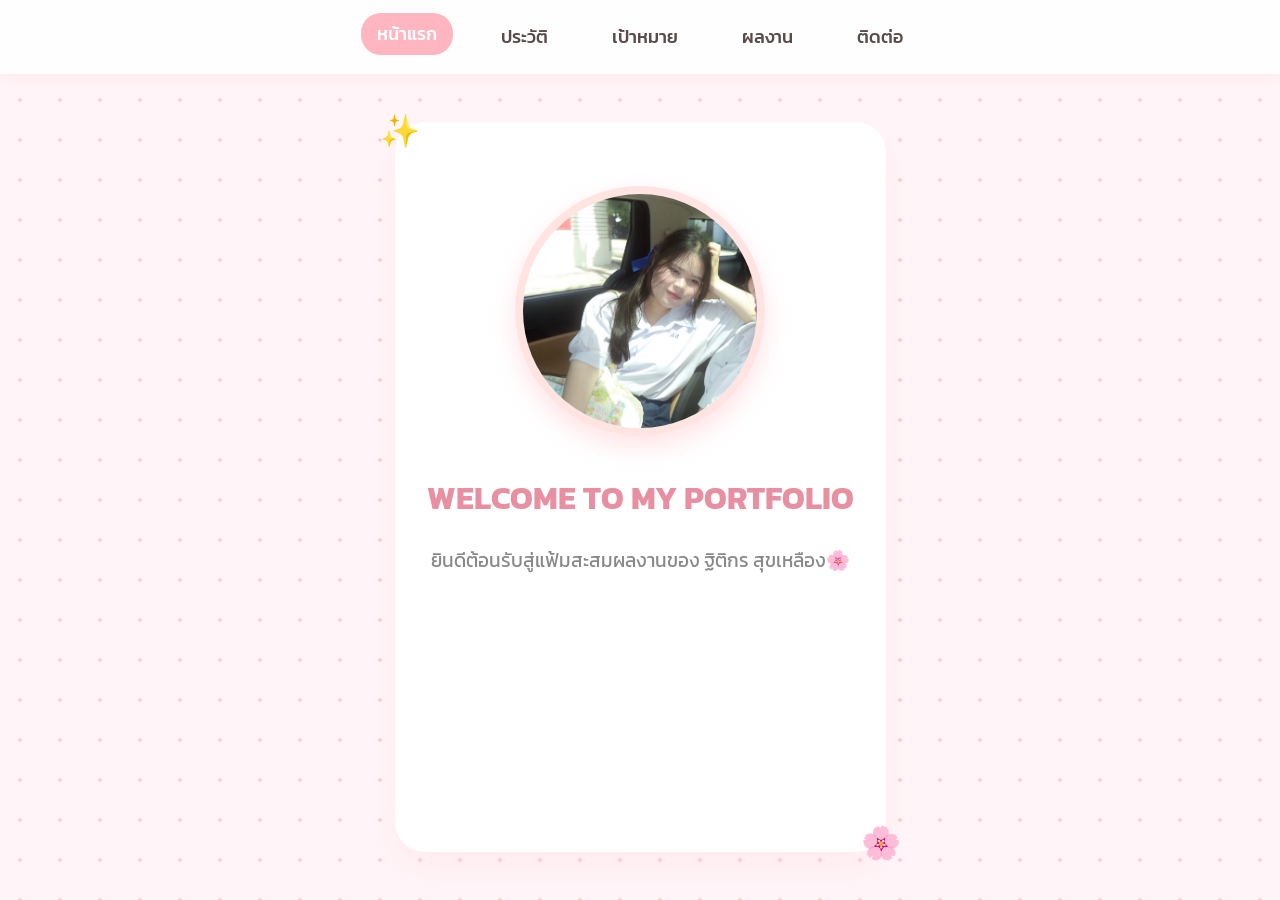
<file: index.html>
<!DOCTYPE html>
<html lang="th">
<head>
    <meta charset="UTF-8">
    <meta name="viewport" content="width=device-width, initial-scale=1.0">
    <title>Portfolio - หน้าแรก</title>
    <link rel="stylesheet" href="style.css">
</head>
<body>
    
<nav>
    <a href="index.html" id="nav-index">หน้าแรก</a>
    <a href="profile.html" id="nav-profile">ประวัติ</a>
    <a href="goals.html" id="nav-goals">เป้าหมาย</a>
    <a href="portfolio.html" id="nav-portfolio">ผลงาน</a>
    <a href="contact.html" id="nav-contact">ติดต่อ</a>
</nav>
<script>
    // Simple script to highlight active nav
    const currentPage = window.location.pathname.split("/").pop() || "index.html";
    if(currentPage.includes("index")) document.getElementById("nav-index").classList.add("active");
    if(currentPage.includes("profile")) document.getElementById("nav-profile").classList.add("active");
    if(currentPage.includes("goals")) document.getElementById("nav-goals").classList.add("active");
    if(currentPage.includes("portfolio")) document.getElementById("nav-portfolio").classList.add("active");
    if(currentPage.includes("contact")) document.getElementById("nav-contact").classList.add("active");
</script>

    <div class="container animate-pop">
        
<div class="hero">
    <img src="profile.jpg" alt="Profile" class="animate-float">
    <h1 class="animate-fade-up delay-1">WELCOME TO MY PORTFOLIO</h1>
    <p class="animate-fade-up delay-2" style="font-size: 1.2rem; color: #888;">ยินดีต้อนรับสู่แฟ้มสะสมผลงานของ ฐิติกร สุขเหลือง🌸</p>
</div>

    </div>
</body>
</html>
</file>
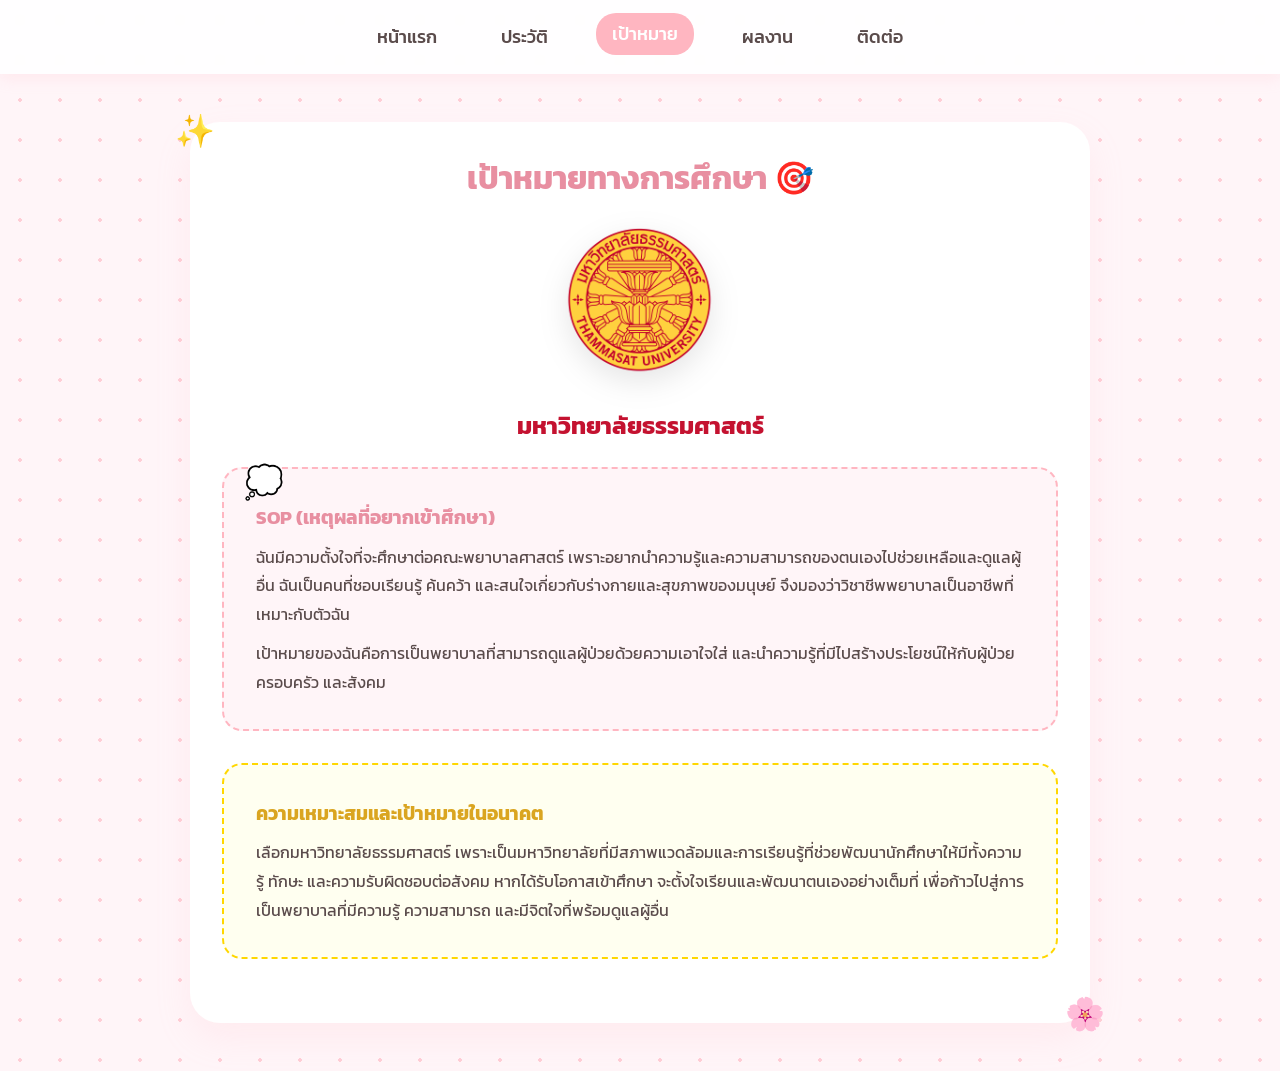
<file: goals.html>
<!DOCTYPE html>
<html lang="th">
<head>
    <meta charset="UTF-8">
    <meta name="viewport" content="width=device-width, initial-scale=1.0">
    <title>Portfolio - เป้าหมาย</title>
    <link rel="stylesheet" href="style.css">
</head>
<body>
    
<nav>
    <a href="index.html" id="nav-index">หน้าแรก</a>
    <a href="profile.html" id="nav-profile">ประวัติ</a>
    <a href="goals.html" id="nav-goals">เป้าหมาย</a>
    <a href="portfolio.html" id="nav-portfolio">ผลงาน</a>
    <a href="contact.html" id="nav-contact">ติดต่อ</a>
</nav>
<script>
    // Simple script to highlight active nav
    const currentPage = window.location.pathname.split("/").pop() || "index.html";
    if(currentPage.includes("index")) document.getElementById("nav-index").classList.add("active");
    if(currentPage.includes("profile")) document.getElementById("nav-profile").classList.add("active");
    if(currentPage.includes("goals")) document.getElementById("nav-goals").classList.add("active");
    if(currentPage.includes("portfolio")) document.getElementById("nav-portfolio").classList.add("active");
    if(currentPage.includes("contact")) document.getElementById("nav-contact").classList.add("active");
</script>

    <div class="container animate-pop">
        
<h1 class="animate-fade-up">เป้าหมายทางการศึกษา 🎯</h1>
<!-- แก้ไขตำแหน่งชื่อรูปภาพตรง src ด้านล่างนี้ -->
<img src="Emblem_of_Thammasat_University.png" alt="TU Emblem" class="uni-emblem animate-float delay-1">
<h2 class="animate-fade-up delay-1" style="color: #c41230;">มหาวิทยาลัยธรรมศาสตร์</h2>

<div class="sop-box animate-fade-up delay-2">
    <h3 style="text-align: left; margin-bottom: 0.5rem;">SOP (เหตุผลที่อยากเข้าศึกษา)</h3>
    <p>ฉันมีความตั้งใจที่จะศึกษาต่อคณะพยาบาลศาสตร์ เพราะอยากนำความรู้และความสามารถของตนเองไปช่วยเหลือและดูแลผู้อื่น ฉันเป็นคนที่ชอบเรียนรู้ ค้นคว้า และสนใจเกี่ยวกับร่างกายและสุขภาพของมนุษย์ จึงมองว่าวิชาชีพพยาบาลเป็นอาชีพที่เหมาะกับตัวฉัน</p>
    <p style="margin-top: 10px;">เป้าหมายของฉันคือการเป็นพยาบาลที่สามารถดูแลผู้ป่วยด้วยความเอาใจใส่ และนำความรู้ที่มีไปสร้างประโยชน์ให้กับผู้ป่วย ครอบครัว และสังคม</p>
</div>

<div class="why-box animate-fade-up delay-3" style="border-color: #ffd700; background: #fffff0;">
    <h3 style="text-align: left; margin-bottom: 0.5rem; color: #daa520;">ความเหมาะสมและเป้าหมายในอนาคต</h3>
    <p>เลือกมหาวิทยาลัยธรรมศาสตร์ เพราะเป็นมหาวิทยาลัยที่มีสภาพแวดล้อมและการเรียนรู้ที่ช่วยพัฒนานักศึกษาให้มีทั้งความรู้ ทักษะ และความรับผิดชอบต่อสังคม หากได้รับโอกาสเข้าศึกษา จะตั้งใจเรียนและพัฒนาตนเองอย่างเต็มที่ เพื่อก้าวไปสู่การเป็นพยาบาลที่มีความรู้ ความสามารถ และมีจิตใจที่พร้อมดูแลผู้อื่น</p>
</div>

    </div>
</body>
</html>
</file>
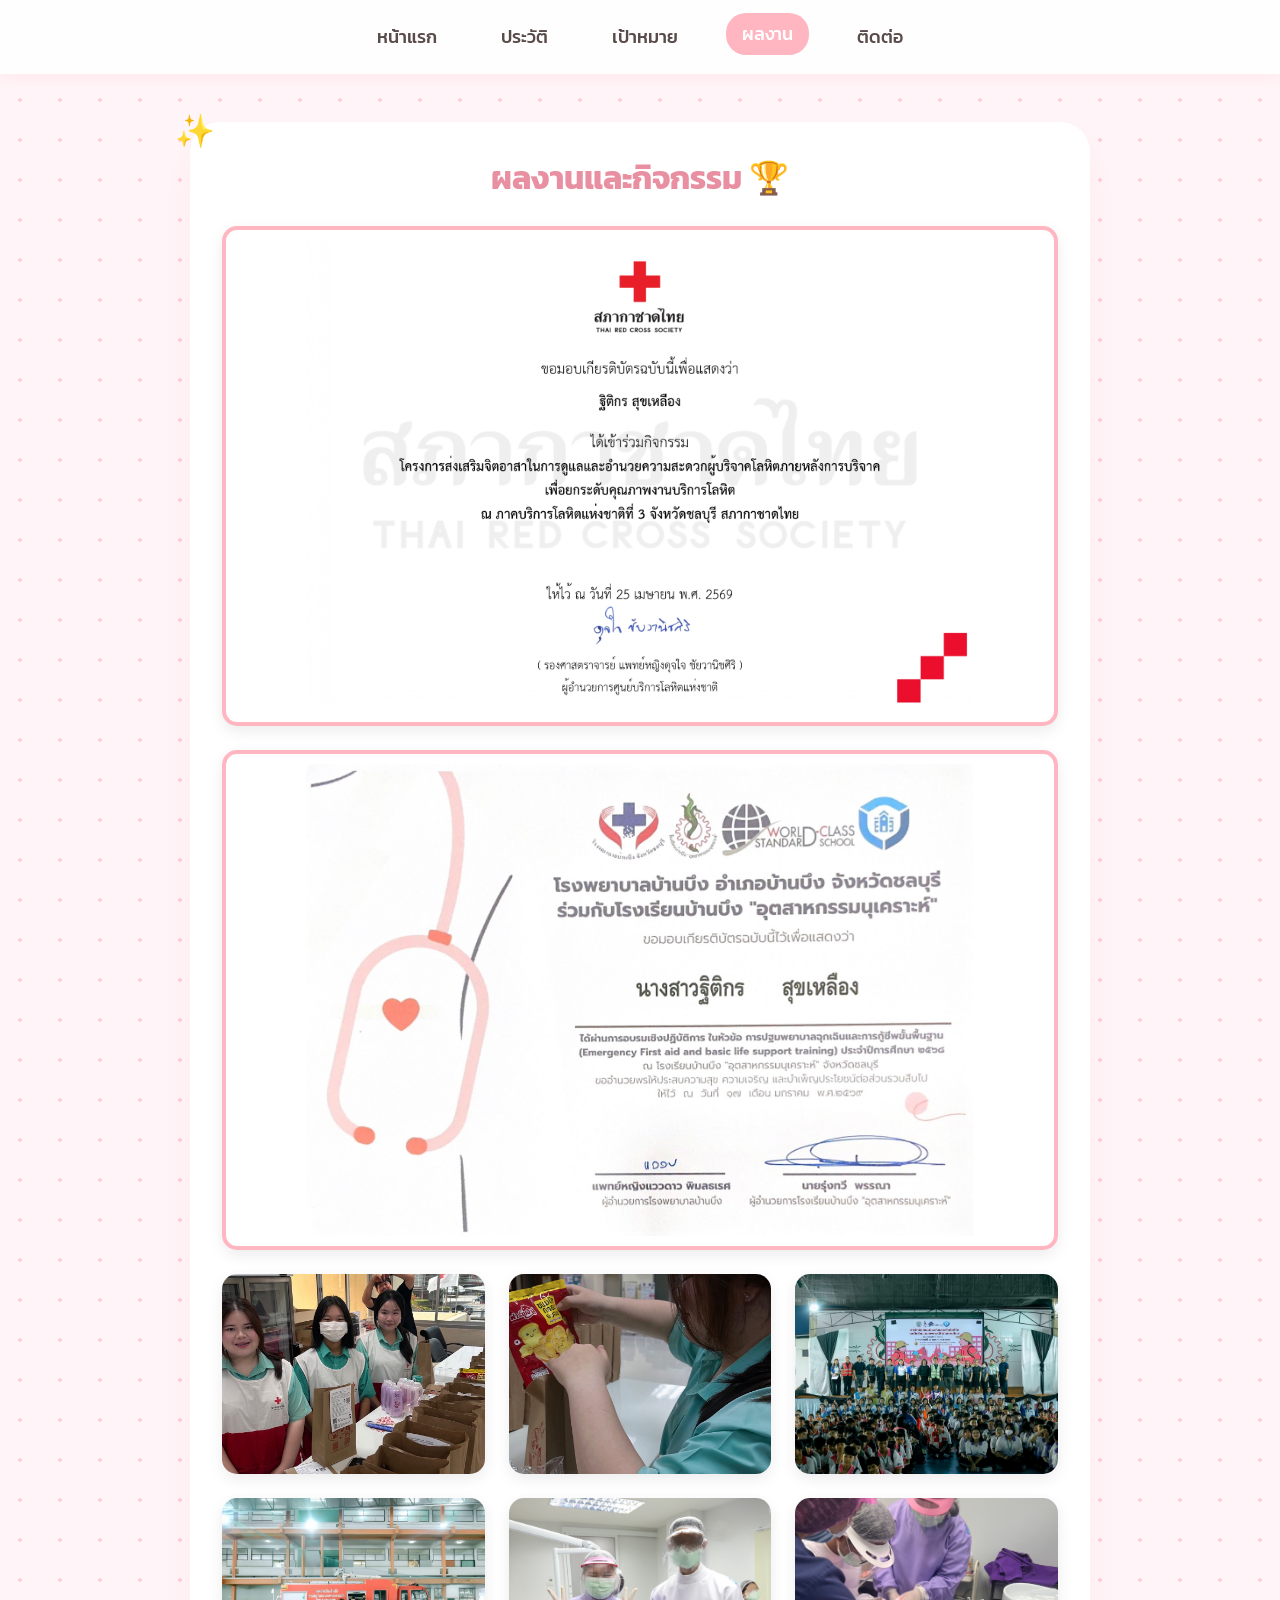
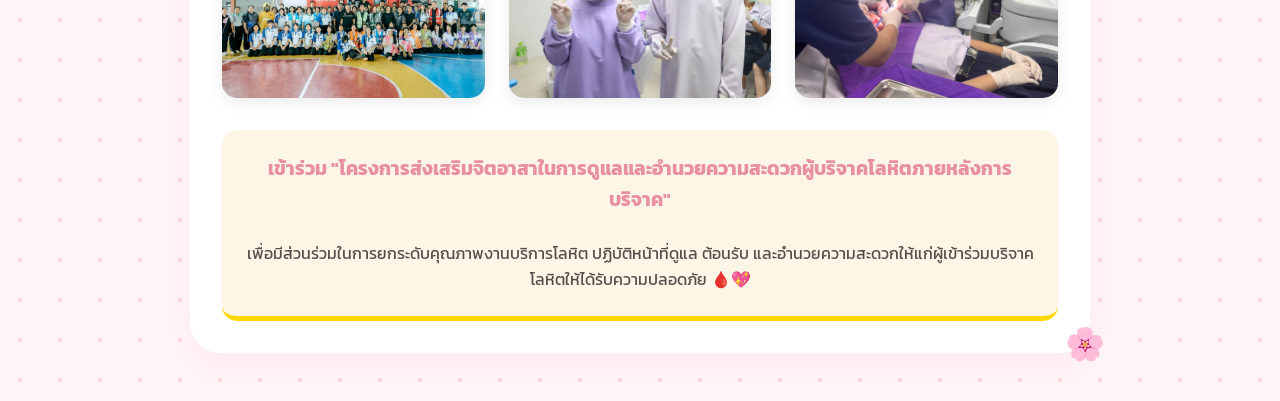
<file: portfolio.html>
<!DOCTYPE html>
<html lang="th">
<head>
    <meta charset="UTF-8">
    <meta name="viewport" content="width=device-width, initial-scale=1.0">
    <title>Portfolio - ผลงาน</title>
    <link rel="stylesheet" href="style.css">
</head>
<body>
    
<nav>
    <a href="index.html" id="nav-index">หน้าแรก</a>
    <a href="profile.html" id="nav-profile">ประวัติ</a>
    <a href="goals.html" id="nav-goals">เป้าหมาย</a>
    <a href="portfolio.html" id="nav-portfolio">ผลงาน</a>
    <a href="contact.html" id="nav-contact">ติดต่อ</a>
</nav>
<script>
    const currentPage = window.location.pathname.split("/").pop() || "index.html";
    if(currentPage.includes("index")) document.getElementById("nav-index").classList.add("active");
    if(currentPage.includes("profile")) document.getElementById("nav-profile").classList.add("active");
    if(currentPage.includes("goals")) document.getElementById("nav-goals").classList.add("active");
    if(currentPage.includes("portfolio")) document.getElementById("nav-portfolio").classList.add("active");
    if(currentPage.includes("contact")) document.getElementById("nav-contact").classList.add("active");
</script>

    <div class="container animate-pop">
        
<h1 class="animate-fade-up">ผลงานและกิจกรรม 🏆</h1>
<div class="gallery">
    <!-- ภาพบนสุด ใหญ่สุด -->
    <img src="ฐิติกร สุขเหลือง.jpg" alt="Certificate 1" class="animate-fade-up delay-1 cert-img" title="เกียรติบัตร">
    
    <!-- ภาพรองลงมา ใหญ่รองลงมา -->
    <img src="S__3842058.jpg" alt="Work 2" class="animate-fade-up delay-2 cert-img" title="ผลงาน">
    
    <!-- ภาพเรียงขนาดตาราง -->
    <img src="S__13.jpg" alt="Work 3" class="animate-fade-up delay-3">
    <img src="S__42901516_0.jpg" alt="Work 4" class="animate-fade-up delay-3">
    <img src="S__3850244_0.jpg" alt="Work 5" class="animate-fade-up delay-4">
    
    <img src="S__3850245_0.jpg" alt="Work 6" class="animate-fade-up delay-4">
    <img src="S__42901515_0.jpg" alt="Work 7" class="animate-fade-up delay-4">
    <img src="S__42901517_0.jpg" alt="Work 8" class="animate-fade-up delay-4">
</div>

<div class="desc-box animate-fade-up delay-4">
    <strong style="color: #e88fa1; font-size: 1.2rem;">เข้าร่วม "โครงการส่งเสริมจิตอาสาในการดูแลและอำนวยความสะดวกผู้บริจาคโลหิตภายหลังการบริจาค"</strong><br><br>
    เพื่อมีส่วนร่วมในการยกระดับคุณภาพงานบริการโลหิต ปฏิบัติหน้าที่ดูแล ต้อนรับ และอำนวยความสะดวกให้แก่ผู้เข้าร่วมบริจาคโลหิตให้ได้รับความปลอดภัย 🩸💖
</div>

    </div>
</body>
</html>
</file>
<file: style.css>
@import url('https://fonts.googleapis.com/css2?family=Kanit:wght@300;400;500;600&display=swap');

:root {
    --bg-color: #fff5f8;
    --primary-color: #ffb6c1;
    --text-color: #5a4b4b;
    --card-bg: #ffffff;
}

* {
    margin: 0;
    padding: 0;
    box-sizing: border-box;
    font-family: 'Kanit', sans-serif;
}

body {
    background-color: var(--bg-color);
    color: var(--text-color);
    display: flex;
    flex-direction: column;
    min-height: 100vh;
    overflow-x: hidden;
    background-image: radial-gradient(#ffced6 2px, transparent 2px);
    background-size: 40px 40px;
}

/* Navigation */
nav {
    background-color: rgba(255, 255, 255, 0.9);
    padding: 1rem 0;
    position: sticky;
    top: 0;
    z-index: 100;
    box-shadow: 0 4px 15px rgba(255, 182, 193, 0.2);
    display: flex;
    justify-content: center;
    gap: 2rem;
    backdrop-filter: blur(5px);
}

nav a {
    text-decoration: none;
    color: var(--text-color);
    font-weight: 500;
    font-size: 1.1rem;
    padding: 0.5rem 1rem;
    border-radius: 20px;
    transition: all 0.3s ease;
    position: relative;
}

nav a:hover, nav a.active {
    background-color: var(--primary-color);
    color: white;
    transform: translateY(-3px);
}

/* Animations */
@keyframes fadeInUp {
    from {
        opacity: 0;
        transform: translateY(30px);
    }
    to {
        opacity: 1;
        transform: translateY(0);
    }
}

@keyframes float {
    0% { transform: translateY(0px); }
    50% { transform: translateY(-15px); }
    100% { transform: translateY(0px); }
}

@keyframes popIn {
    0% { opacity: 0; transform: scale(0.8); }
    100% { opacity: 1; transform: scale(1); }
}

@keyframes wobble {
    0%, 100% { transform: rotate(0deg); }
    25% { transform: rotate(-3deg); }
    75% { transform: rotate(3deg); }
}

.animate-fade-up {
    animation: fadeInUp 1s ease-out forwards;
    opacity: 0;
}

.animate-float {
    animation: float 4s ease-in-out infinite;
}

.animate-pop {
    animation: popIn 0.8s cubic-bezier(0.175, 0.885, 0.32, 1.275) forwards;
    opacity: 0;
}

.delay-1 { animation-delay: 0.2s; }
.delay-2 { animation-delay: 0.4s; }
.delay-3 { animation-delay: 0.6s; }
.delay-4 { animation-delay: 0.8s; }

/* Main Container */
.container {
    max-width: 900px;
    margin: 3rem auto;
    padding: 2rem;
    background: var(--card-bg);
    border-radius: 30px;
    box-shadow: 0 15px 35px rgba(255, 182, 193, 0.15);
    flex-grow: 1;
    position: relative;
}

.container::before {
    content: '✨';
    position: absolute;
    top: -15px;
    left: -15px;
    font-size: 2rem;
    animation: float 3s infinite;
}

.container::after {
    content: '🌸';
    position: absolute;
    bottom: -15px;
    right: -15px;
    font-size: 2rem;
    animation: float 3s infinite reverse;
}

h1, h2, h3 {
    color: #e88fa1;
    margin-bottom: 1.5rem;
    text-align: center;
}

/* Page Specific Styles */
.hero {
    text-align: center;
    padding: 2rem 0;
}

.hero img {
    width: 250px;
    height: 250px;
    border-radius: 50%;
    object-fit: cover;
    border: 8px solid #ffe4e1;
    box-shadow: 0 10px 25px rgba(255, 182, 193, 0.4);
    margin-bottom: 2rem;
    transition: transform 0.3s;
}

.hero img:hover {
    transform: scale(1.05) rotate(5deg);
}

/* Profile List */
.profile-list {
    list-style: none;
    font-size: 1.2rem;
    line-height: 2;
}

.profile-list li {
    background: #fffafa;
    margin-bottom: 1rem;
    padding: 1rem 1.5rem;
    border-radius: 15px;
    border-left: 5px solid var(--primary-color);
    transition: all 0.3s ease;
}

.profile-list li:hover {
    transform: translateX(10px);
    background: #ffe4e1;
}

.label {
    font-weight: 600;
    color: #e88fa1;
    margin-right: 10px;
}

/* Goals */
.uni-emblem {
    display: block;
    margin: 0 auto 2rem;
    width: 150px;
    filter: drop-shadow(0 10px 15px rgba(0,0,0,0.1));
}

.sop-box, .why-box {
    background: #fff5f8;
    padding: 2rem;
    border-radius: 20px;
    margin-bottom: 2rem;
    border: 2px dashed #ffb6c1;
    position: relative;
    line-height: 1.8;
}

.sop-box::before {
    content: '💭';
    position: absolute;
    top: -15px;
    left: 20px;
    font-size: 2rem;
}

/* Portfolio */
.gallery {
    display: grid;
    grid-template-columns: repeat(auto-fit, minmax(250px, 1fr));
    gap: 1.5rem;
    margin-bottom: 2rem;
}

.gallery img {
    width: 100%;
    height: 200px;
    object-fit: cover;
    border-radius: 15px;
    transition: all 0.4s ease;
    box-shadow: 0 5px 15px rgba(0,0,0,0.08);
    cursor: pointer;
}

.gallery img:hover {
    transform: scale(1.05);
    z-index: 10;
    box-shadow: 0 15px 30px rgba(255, 182, 193, 0.4);
}

.desc-box {
    background: #fdf5e6;
    padding: 1.5rem;
    border-radius: 15px;
    text-align: center;
    line-height: 1.6;
    border-bottom: 5px solid #ffd700;
}

/* Contact */
.contact-container {
    display: flex;
    flex-direction: column;
    align-items: center;
    gap: 1.5rem;
}

.contact-item {
    display: flex;
    align-items: center;
    width: 100%;
    max-width: 400px;
    background: white;
    padding: 1rem 1.5rem;
    border-radius: 50px;
    box-shadow: 0 5px 15px rgba(0,0,0,0.05);
    transition: all 0.3s;
    border: 2px solid transparent;
    text-decoration: none;
    color: inherit;
    cursor: pointer;
    opacity: 1 !important;
}

.contact-item:hover {
    border-color: var(--primary-color);
    transform: translateY(-5px);
    background-color: #fff5f8;
    opacity: 1 !important;
}

.contact-item * {
    opacity: 1 !important;
}

.contact-icon {
    font-size: 1.5rem;
    margin-right: 1rem;
    background: #ffe4e1;
    width: 40px;
    height: 40px;
    display: flex;
    align-items: center;
    justify-content: center;
    border-radius: 50%;
}

/* Certificate image highlight */
.cert-img {
    grid-column: 1 / -1;
    height: auto !important;
    max-height: 500px;
    object-fit: contain !important;
    border: 4px solid #ffb6c1;
    background-color: #fff;
    padding: 10px;
}
</file>
